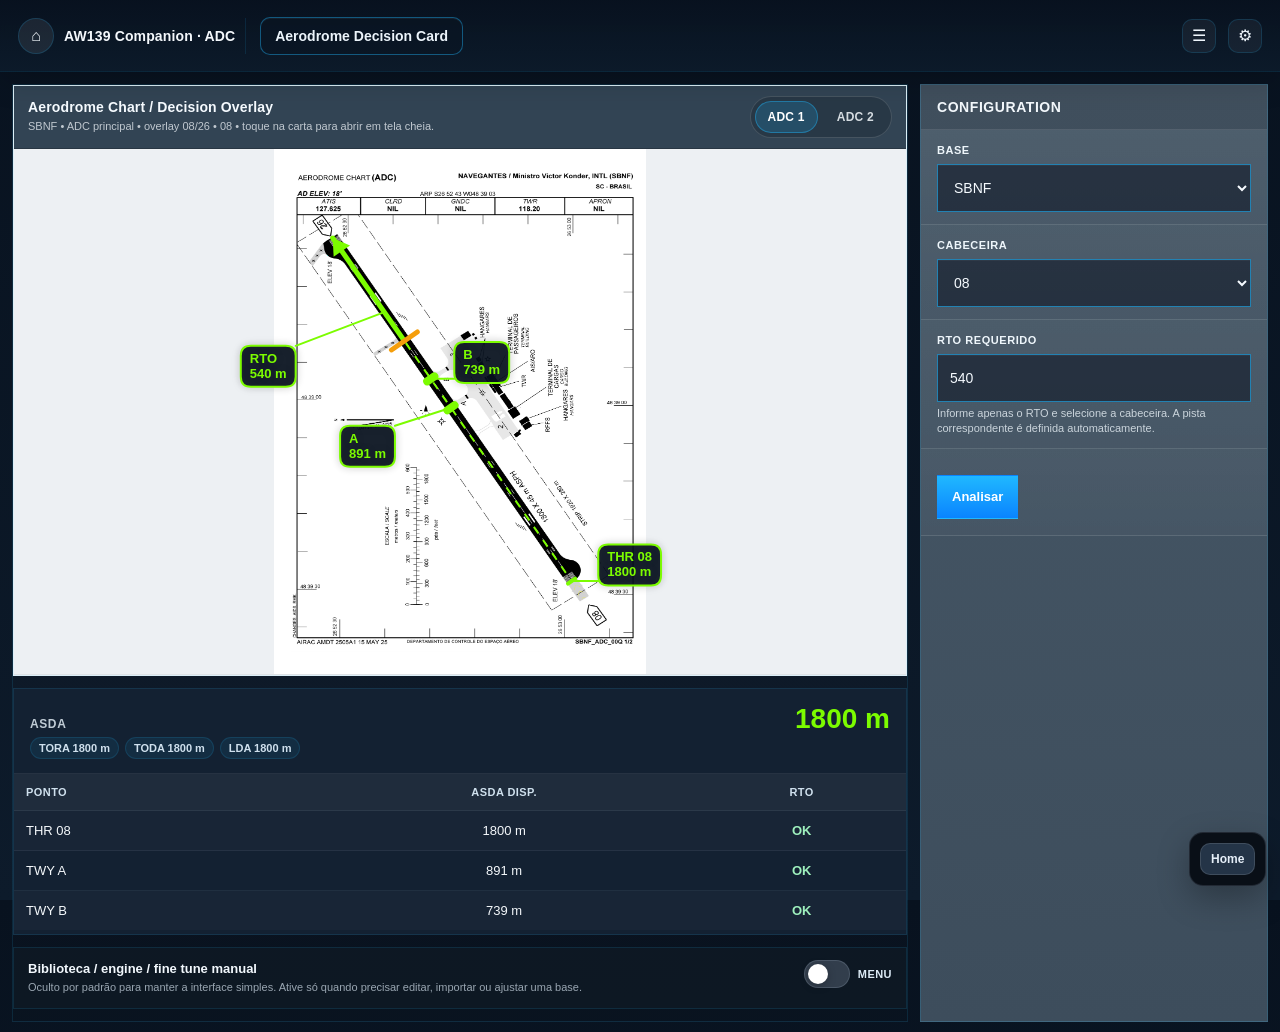
<file: adc/index.html>
<!DOCTYPE html>
<html lang="pt-BR">
<head>
  <meta charset="UTF-8" />
  <meta name="viewport" content="width=device-width, initial-scale=1.0" />
  <title>AW139 Companion - ADC Module v36</title>
  <style>

    :root {
      --bg: #08121f;
      --bg2: #0d1b2b;
      --panel: rgba(11, 22, 35, 0.92);
      --panel-2: rgba(14, 28, 45, 0.86);
      --line: rgba(148, 163, 184, 0.18);
      --line-2: rgba(148, 163, 184, 0.10);
      --text: #e5eef8;
      --muted: #97a7bb;
      --accent: #20b8ff;
      --accent-2: #0a84ff;
      --ok: #7CFC00;
      --bad: #ef4444;
      --warn: #f59e0b;
      --gate: #f59e0b;
      --violet: #8b5cf6;
      --chip: rgba(32, 184, 255, 0.10);
      --shadow: 0 18px 40px rgba(0,0,0,0.24);
      --radius: 20px;
      --radius-sm: 14px;
    }
    * { box-sizing: border-box; }
    html, body { height: 100%; }
    body {
      margin: 0;
      color: var(--text);
      font-family: Inter, -apple-system, BlinkMacSystemFont, "Segoe UI", Roboto, Helvetica, Arial, sans-serif;
      background:
        radial-gradient(circle at top right, rgba(32,184,255,.14), transparent 28%),
        radial-gradient(circle at bottom left, rgba(10,132,255,.12), transparent 22%),
        linear-gradient(180deg, var(--bg) 0%, var(--bg2) 100%);
    }
    .shell {
      min-height: 100%;
      display: grid;
      grid-template-columns: 460px 1fr;
      gap: 16px;
      padding: 16px;
    }
    .pane {
      border-radius: 24px;
      border: 1px solid var(--line);
      background: linear-gradient(180deg, rgba(14,28,45,.96), rgba(8,18,31,.96));
      box-shadow: var(--shadow);
      overflow: hidden;
      min-width: 0;
    }
    .left {
      display: flex;
      flex-direction: column;
      min-height: 0;
    }
    .hero {
      padding: 18px 20px 16px;
      border-bottom: 1px solid var(--line);
      background: linear-gradient(180deg, rgba(255,255,255,.03), rgba(255,255,255,0));
    }
    .eyebrow {
      color: #7dd3fc;
      font-size: 12px;
      font-weight: 800;
      letter-spacing: .10em;
      text-transform: uppercase;
    }
    h1 {
      margin: 8px 0 6px;
      font-size: 24px;
      line-height: 1.05;
      letter-spacing: -.02em;
    }
    .sub {
      color: var(--muted);
      font-size: 13px;
      line-height: 1.45;
    }
    .scroll {
      overflow: auto;
      padding: 14px;
      display: flex;
      flex-direction: column;
      gap: 12px;
    }
    .card {
      border-radius: var(--radius);
      border: 1px solid var(--line);
      background: linear-gradient(180deg, rgba(15,30,49,.95), rgba(11,22,35,.92));
      padding: 14px;
    }
    .card-head {
      display: flex;
      align-items: center;
      justify-content: space-between;
      gap: 10px;
      margin-bottom: 12px;
    }
    .card-title {
      margin: 0;
      font-size: 15px;
      font-weight: 800;
      letter-spacing: -.01em;
    }
    .step {
      min-width: 28px;
      height: 28px;
      border-radius: 999px;
      display: inline-flex;
      align-items: center;
      justify-content: center;
      background: linear-gradient(180deg, var(--accent), var(--accent-2));
      color: white;
      font-size: 12px;
      font-weight: 800;
      box-shadow: 0 6px 16px rgba(32,184,255,.28);
    }
    .grid2, .grid3 {
      display: grid;
      gap: 10px;
    }
    .grid2 { grid-template-columns: 1fr 1fr; }
    .grid3 { grid-template-columns: repeat(3, minmax(0, 1fr)); }
    .stack { display: flex; flex-direction: column; gap: 8px; }
    label {
      display: block;
      margin-bottom: 6px;
      color: #b8c5d4;
      font-size: 11px;
      font-weight: 700;
      letter-spacing: .04em;
      text-transform: uppercase;
    }
    input, select, textarea {
      width: 100%;
      border-radius: 14px;
      border: 1px solid rgba(148,163,184,.18);
      background: rgba(4,10,18,.56);
      color: var(--text);
      padding: 11px 12px;
      font-size: 14px;
      outline: none;
      resize: vertical;
    }
    textarea { min-height: 110px; font-family: ui-monospace, SFMono-Regular, Menlo, Consolas, monospace; font-size: 12px; }
    #geometryJson { min-height: 360px; line-height: 1.45; white-space: pre; overflow: auto; }
    #baseJson { min-height: 180px; line-height: 1.45; white-space: pre; overflow: auto; }
    input:focus, select:focus, textarea:focus {
      border-color: rgba(32,184,255,.68);
      box-shadow: 0 0 0 3px rgba(32,184,255,.12);
    }
    button {
      border: 1px solid rgba(148,163,184,.18);
      background: rgba(255,255,255,.03);
      color: var(--text);
      padding: 10px 13px;
      border-radius: 14px;
      font-size: 13px;
      font-weight: 800;
      cursor: pointer;
      transition: .18s ease;
    }
    button:hover { transform: translateY(-1px); border-color: rgba(32,184,255,.32); }
    button.primary {
      background: linear-gradient(180deg, var(--accent), var(--accent-2));
      color: white;
      border-color: transparent;
      box-shadow: 0 8px 18px rgba(32,184,255,.22);
    }
    button.ghost { background: rgba(255,255,255,.02); }
    .btn-row { display: flex; gap: 8px; flex-wrap: wrap; }
    .chips { display: flex; flex-wrap: wrap; gap: 8px; }
    .chip {
      border-radius: 999px;
      padding: 7px 11px;
      background: var(--chip);
      color: #d8efff;
      border: 1px solid rgba(32,184,255,.22);
      font-size: 12px;
      font-weight: 800;
    }
    .chip.ok { background: rgba(53,208,127,.10); border-color: rgba(53,208,127,.28); color: #baf5d0; }
    .chip.bad { background: rgba(255,88,93,.10); border-color: rgba(255,88,93,.28); color: #ffd3d4; }
    .chip.warn { background: rgba(247,181,72,.10); border-color: rgba(247,181,72,.28); color: #ffe4b0; }
    .metrics {
      display: grid;
      grid-template-columns: repeat(3, minmax(0, 1fr));
      gap: 10px;
    }
    .metric {
      border-radius: 16px;
      padding: 12px;
      border: 1px solid var(--line);
      background: linear-gradient(180deg, rgba(5,10,18,.36), rgba(255,255,255,.02));
    }
    .metric .k { font-size: 11px; text-transform: uppercase; letter-spacing: .05em; color: var(--muted); font-weight: 700; }
    .metric .v { margin-top: 7px; font-size: 24px; font-weight: 900; letter-spacing: -.03em; }
    .helper, .summary, .foot {
      color: var(--muted);
      font-size: 12px;
      line-height: 1.55;
    }
    .summary { font-size: 13px; }
    .summary strong { color: #def4ff; }
    table {
      width: 100%;
      border-collapse: collapse;
      border-spacing: 0;
      overflow: hidden;
      border-radius: 14px;
      font-size: 12px;
    }
    th, td {
      padding: 9px 8px;
      border-bottom: 1px solid var(--line-2);
      text-align: center;
    }
    th:first-child, td:first-child { text-align: left; }
    th {
      background: rgba(255,255,255,.03);
      color: #a8bbcd;
      font-size: 11px;
      font-weight: 800;
      text-transform: uppercase;
      letter-spacing: .04em;
    }
    tr:last-child td { border-bottom: none; }
    .yes { color: #9ef0bd; font-weight: 800; }
    .no { color: #ffc0c2; font-weight: 800; }
    .decision-go { color: #9ef0bd; font-weight: 900; }
    .decision-stop { color: #ffc0c2; font-weight: 900; }
    .selected-row { outline: 2px solid rgba(32,184,255,.16); background: rgba(32,184,255,.06); }
    .right {
      display: flex;
      flex-direction: column;
      min-height: 0;
    }
    .viz-head {
      padding: 16px 18px;
      border-bottom: 1px solid var(--line);
      display: flex;
      justify-content: space-between;
      align-items: center;
      gap: 10px;
      background: linear-gradient(180deg, rgba(255,255,255,.03), rgba(255,255,255,0));
    }
    .viz-title {
      font-size: 16px;
      font-weight: 800;
      letter-spacing: -.01em;
    }
    .viz-wrap {
      position: relative;
      flex: 1;
      min-height: 560px;
      background: #cfd8e3;
      overflow: hidden;
      cursor: zoom-in;
    }
    .viz-wrap.capture { cursor: crosshair; }
    canvas {
      display: block;
      width: 100%;
      height: 100%;
      background: #cfd8e3;
    }
    .legend {
      padding: 12px 16px 10px;
      border-top: 1px solid var(--line);
      display: flex;
      flex-wrap: wrap;
      gap: 10px 18px;
      background: rgba(255,255,255,.02);
      color: #bfd0e2;
      font-size: 12px;
    }
    .legend .item { display: inline-flex; align-items: center; gap: 8px; }
    .swatch { width: 22px; height: 4px; border-radius: 999px; }
    .capture-banner {
      position: absolute;
      left: 14px;
      top: 14px;
      max-width: 340px;
      padding: 10px 12px;
      border-radius: 12px;
      background: rgba(10,132,255,.94);
      color: white;
      font-size: 12px;
      line-height: 1.45;
      box-shadow: 0 10px 24px rgba(0,0,0,.18);
    }
    .mono { font-family: ui-monospace, SFMono-Regular, Menlo, Consolas, monospace; }
    .split-note {
      display: grid;
      grid-template-columns: 1fr 1fr;
      gap: 10px;
      margin-top: 10px;
    }
    .note-box {
      border-radius: 14px;
      border: 1px solid var(--line);
      padding: 10px 12px;
      background: rgba(255,255,255,.02);
    }
    .note-box strong { display: block; margin-bottom: 4px; font-size: 12px; }
    .dev-hidden { display: none !important; }
    .body-fullscreen { overflow: hidden; }
    .right.chart-only-fullscreen {
      position: fixed;
      inset: 0;
      z-index: 9999;
      border-radius: 0;
      border: 0;
      box-shadow: none;
      background: #000;
    }
    .right.chart-only-fullscreen .viz-head,
    .right.chart-only-fullscreen .legend,
    .right.chart-only-fullscreen .advanced-wrap {
      display: none;
    }
    .right.chart-only-fullscreen .viz-wrap {
      min-height: 100vh;
      height: 100vh;
      background: #000;
      cursor: default;
    }
    .chart-close {
      position: absolute;
      top: calc(env(safe-area-inset-top, 0px) + 14px);
      left: calc(env(safe-area-inset-left, 0px) + 14px);
      width: 42px;
      height: 42px;
      border-radius: 999px;
      border: 1px solid rgba(255,255,255,.16);
      background: rgba(6,12,20,.72);
      color: white;
      font-size: 22px;
      line-height: 1;
      display: none;
      align-items: center;
      justify-content: center;
      z-index: 20;
      backdrop-filter: blur(10px);
      -webkit-backdrop-filter: blur(10px);
    }
    .right.chart-only-fullscreen .chart-close { display: inline-flex; }
    @media (max-width: 1180px) {
      .shell { grid-template-columns: 1fr; }
      .viz-wrap { min-height: 54vh; }
    }
    @media (max-width: 720px) {
      .grid2, .grid3, .metrics, .split-note { grid-template-columns: 1fr; }
      .shell { padding: 10px; gap: 10px; }
    }
  
    .split-2 { display:grid; grid-template-columns: 1fr 1fr; gap: 10px; }
    .divider { height:1px; background: var(--line); margin: 14px 0; }
    .status-line { display:flex; flex-wrap:wrap; gap:8px; margin-top:10px; }
    .mini { font-size: 12px; color: var(--muted); }
    .mono { font-family: ui-monospace, SFMono-Regular, Menlo, Consolas, monospace; }
    .selected-row td { background: rgba(32,184,255,.08); }
    .pill-note { display:inline-flex; align-items:center; gap:6px; padding:6px 10px; border-radius:999px; background:rgba(148,163,184,.12); color:var(--muted); font-size:12px; font-weight:700; }
    .field-note { margin-top: 6px; color: var(--muted); font-size: 12px; line-height: 1.4; }
    .btn-row.wrap { flex-wrap: wrap; }
    .viz-title-row { display:flex; align-items:center; justify-content:space-between; gap:10px; }
    .soft-box { border:1px solid var(--line); border-radius:14px; background:rgba(4,10,18,.32); padding:10px; }

    .toggle-switch { display:inline-flex; align-items:center; gap:10px; cursor:pointer; user-select:none; }
    .toggle-switch input { display:none; }
    .toggle-slider { width:46px; height:28px; border-radius:999px; background:rgba(148,163,184,.28); position:relative; transition:.2s ease; border:1px solid rgba(148,163,184,.25); }
    .toggle-slider::after { content:""; position:absolute; top:3px; left:3px; width:20px; height:20px; border-radius:999px; background:#fff; transition:.2s ease; box-shadow:0 2px 8px rgba(0,0,0,.25); }
    .toggle-switch input:checked + .toggle-slider { background:linear-gradient(180deg, var(--accent), var(--accent-2)); border-color:transparent; }
    .toggle-switch input:checked + .toggle-slider::after { transform:translateX(18px); }
    .toggle-text { font-size:12px; font-weight:800; color:#cfe2f5; letter-spacing:.04em; text-transform:uppercase; }
    .advanced-wrap { max-height:0; overflow:hidden; transition:max-height .24s ease; border-top:1px solid transparent; background:rgba(255,255,255,.02); }
    .advanced-wrap.open { max-height:46vh; overflow:auto; border-top-color:var(--line); }
    .advanced-inner { padding:12px; }
    .metrics.single { grid-template-columns: 1fr; }
    .metric.compact { padding:14px; }
    .metric.compact .v { font-size:28px; }
    .muted-small { color: var(--muted); font-size: 12px; }
    @media (max-width: 960px) {
      .shell { grid-template-columns: 1fr; }
      .left { order: 1; }
      .right { order: 2; min-height: 62vh; }
    }

    /* v24 Leonardo-style structure with our palette and font */
    :root {
      --app-bg: #08121f;
      --app-bg-2: #0d1b2b;
      --panel-flat: #475867;
      --panel-flat-2: #3d4d5c;
      --panel-dark: #132132;
      --panel-dark-2: #0f1b2b;
      --panel-border: rgba(32, 184, 255, .20);
      --field-bg: rgba(10, 18, 31, .55);
      --field-border: rgba(32, 184, 255, .60);
      --field-track: rgba(184, 197, 212, .72);
      --surface-light: #edf0f3;
    }
    body {
      background: linear-gradient(180deg, var(--app-bg) 0%, var(--app-bg-2) 100%);
      color: #eef5fb;
      font-family: Inter, -apple-system, BlinkMacSystemFont, "Segoe UI", Roboto, Helvetica, Arial, sans-serif;
    }
    .appbar {
      height: 72px;
      display: grid;
      grid-template-columns: auto 1fr auto;
      align-items: center;
      gap: 14px;
      padding: 10px 18px;
      border-bottom: 1px solid rgba(32, 184, 255, .12);
      background: linear-gradient(180deg, rgba(8,18,31,.96), rgba(13,27,43,.92));
      box-shadow: 0 10px 30px rgba(0,0,0,.16);
      position: sticky;
      top: 0;
      z-index: 40;
      backdrop-filter: blur(10px);
      -webkit-backdrop-filter: blur(10px);
    }
    .appbar-badge {
      display: inline-flex;
      align-items: center;
      gap: 10px;
      min-width: 0;
      padding-right: 10px;
      border-right: 1px solid rgba(32, 184, 255, .12);
    }
    .appbar-home {
      width: 36px;
      height: 36px;
      border-radius: 999px;
      display: inline-flex;
      align-items: center;
      justify-content: center;
      background: rgba(255,255,255,.08);
      border: 1px solid rgba(32, 184, 255, .18);
      font-size: 16px;
      color: #f4fbff;
    }
    .appbar-title {
      font-size: 14px;
      font-weight: 800;
      letter-spacing: .01em;
      color: #f4f8fc;
      white-space: nowrap;
      overflow: hidden;
      text-overflow: ellipsis;
    }
    .appbar-center {
      display: inline-flex;
      align-items: center;
      gap: 10px;
      min-width: 0;
    }
    .module-chip {
      display: inline-flex;
      align-items: center;
      min-width: 0;
      border: 1px solid rgba(32,184,255,.42);
      background: rgba(11,22,35,.52);
      color: #ecf4fb;
      border-radius: 10px;
      padding: 10px 14px;
      font-size: 14px;
      font-weight: 700;
      box-shadow: inset 0 1px 0 rgba(255,255,255,.05);
    }
    .appbar-right {
      display: inline-flex;
      align-items: center;
      gap: 12px;
    }
    .mini-icon {
      width: 34px;
      height: 34px;
      display: inline-flex;
      align-items: center;
      justify-content: center;
      border-radius: 10px;
      border: 1px solid rgba(32,184,255,.16);
      background: rgba(255,255,255,.05);
      color: #eef5fb;
      font-size: 16px;
    }
    .shell {
      min-height: calc(100vh - 72px);
      grid-template-columns: minmax(0, 1fr) 348px;
      gap: 12px;
      padding: 12px;
      align-items: stretch;
    }
    .pane {
      border-radius: 0;
      border: 1px solid rgba(32,184,255,.12);
      background: transparent;
      box-shadow: none;
      overflow: hidden;
    }
    .right {
      background: linear-gradient(180deg, rgba(255,255,255,.02), rgba(10,18,28,.18));
      display: flex;
      flex-direction: column;
    }
    .left {
      background: linear-gradient(180deg, var(--panel-flat), var(--panel-flat-2));
      border-color: rgba(32,184,255,.16);
      color: #edf5fb;
      display: flex;
      flex-direction: column;
      gap: 0;
    }
    .hero, .scroll .card .card-head .step, .eyebrow, .sub, .legend { display: none !important; }
    .scroll {
      padding: 0;
      gap: 0;
      overflow: auto;
    }
    .config-panel {
      display: flex;
      flex-direction: column;
      height: 100%;
    }
    .config-header {
      padding: 14px 16px;
      font-size: 14px;
      font-weight: 800;
      letter-spacing: .04em;
      text-transform: uppercase;
      border-bottom: 1px solid rgba(255,255,255,.10);
      background: rgba(0,0,0,.10);
      color: #f3f8fc;
    }
    .config-card {
      padding: 14px 16px 16px;
      border-bottom: 1px solid rgba(255,255,255,.10);
      background: linear-gradient(180deg, rgba(255,255,255,.04), rgba(255,255,255,.02));
    }
    .config-card.compact { padding-bottom: 12px; }
    .card, .soft-box {
      border: 0;
      border-radius: 0;
      background: transparent;
      padding: 0;
      box-shadow: none;
    }
    .card-title, .config-label, label {
      color: #eef6fb;
      font-size: 11px;
      font-weight: 700;
      letter-spacing: .05em;
      margin-bottom: 8px;
      text-transform: uppercase;
    }
    .field-caption {
      color: rgba(240,247,252,.78);
      font-size: 11px;
      margin-top: 4px;
      line-height: 1.35;
    }
    input, select, textarea {
      border-radius: 0;
      border: 1px solid var(--field-border);
      background: var(--field-bg);
      color: #f6fbff;
      padding: 12px 12px;
      font-size: 14px;
      font-family: inherit;
      min-height: 48px;
      box-shadow: inset 0 1px 0 rgba(255,255,255,.04);
    }
    textarea { min-height: 120px; }
    input:focus, select:focus, textarea:focus {
      border-color: rgba(32,184,255,.95);
      box-shadow: 0 0 0 2px rgba(32,184,255,.18);
    }
    .action-row {
      display: flex;
      gap: 10px;
      margin-top: 12px;
      flex-wrap: wrap;
    }
    button {
      border-radius: 0;
      padding: 11px 14px;
      min-height: 44px;
      font-family: inherit;
      border: 1px solid rgba(32,184,255,.18);
      background: rgba(255,255,255,.04);
      color: var(--text);
      font-size: 13px;
      font-weight: 800;
      cursor: pointer;
      transition: .18s ease;
      box-shadow: none;
    }
    button:hover { transform: translateY(-1px); border-color: rgba(32,184,255,.34); }
    button.primary {
      background: linear-gradient(180deg, var(--accent), var(--accent-2));
      color: white;
      border-color: transparent;
      box-shadow: none;
    }
    .ghost-link {
      color: #dcecf8;
      background: rgba(255,255,255,.04);
      border-color: rgba(32,184,255,.14);
    }
    .workspace {
      display: flex;
      flex-direction: column;
      min-height: 100%;
      gap: 12px;
      padding: 0;
    }
    .chart-frame {
      border: 1px solid rgba(32,184,255,.12);
      background: rgba(255,255,255,.96);
      display: flex;
      flex-direction: column;
      min-height: 0;
      flex: 1 1 auto;
    }
    .chart-strip {
      padding: 10px 14px;
      display: flex;
      align-items: center;
      justify-content: space-between;
      gap: 12px;
      background: #324454;
      border-bottom: 1px solid rgba(0,0,0,.20);
      color: #f3f8fc;
    }
    .chart-strip .viz-title {
      display: block !important;
      font-size: 14px;
      font-weight: 700;
      letter-spacing: .01em;
      color: #f6fbff;
    }
    .chart-strip .sub {
      display: block !important;
      color: rgba(247,251,255,.72);
      font-size: 11px;
      margin-top: 4px;
    }
    .chart-actions {
      display: inline-flex;
      align-items: center;
      gap: 8px;
      flex-wrap: wrap;
      justify-content: flex-end;
    }
    .page-toggle {
      display: inline-flex;
      align-items: center;
      gap: 6px;
      padding: 4px;
      border-radius: 999px;
      background: rgba(6, 14, 24, .22);
      border: 1px solid rgba(255,255,255,.14);
    }
    .page-toggle[hidden] { display: none !important; }
    .page-toggle button {
      min-height: 0;
      padding: 8px 12px;
      border-radius: 999px;
      border: 1px solid transparent;
      background: transparent;
      color: rgba(247,251,255,.84);
      font-size: 12px;
      font-weight: 800;
      letter-spacing: .02em;
      box-shadow: none;
    }
    .page-toggle button.active {
      background: rgba(32,184,255,.18);
      border-color: rgba(32,184,255,.40);
      color: #ffffff;
    }
    .viz-head {
      padding: 0;
      border-bottom: 0;
      background: transparent;
    }
    .viz-title-row { display: none; }
    .viz-wrap {
      background: var(--surface-light);
      min-height: 58vh;
      cursor: zoom-in;
      border-top: 0;
      border-bottom: 1px solid rgba(0,0,0,.06);
    }
    canvas { background: var(--surface-light); }
    .result-panel {
      border: 1px solid rgba(32,184,255,.12);
      background: #132132;
      color: #f4f8fb;
    }
    .result-top {
      padding: 14px 16px;
      border-bottom: 1px solid rgba(255,255,255,.08);
      display: flex;
      align-items: baseline;
      justify-content: space-between;
      gap: 12px;
    }
    .result-title {
      font-size: 12px;
      letter-spacing: .05em;
      text-transform: uppercase;
      color: rgba(230,241,249,.82);
      font-weight: 700;
    }
    .result-value {
      font-size: 28px;
      font-weight: 800;
      color: #7CFC00;
    }
    .result-meta {
      display: flex;
      flex-wrap: wrap;
      gap: 6px;
      margin-top: 6px;
    }
    .declared-chip {
      border: 1px solid rgba(32,184,255,.14);
      background: rgba(32,184,255,.08);
      color: #cfe0ed;
      border-radius: 999px;
      padding: 4px 8px;
      font-size: 11px;
      font-weight: 600;
    }

    .decision-table-wrap {
      padding: 0 0 4px;
      overflow: auto;
    }
    table {
      border-radius: 0;
      font-size: 13px;
      background: transparent;
    }
    th, td { padding: 12px 12px; }
    th {
      background: rgba(255,255,255,.05);
      color: #cfe0ed;
      font-size: 11px;
    }
    tbody tr:nth-child(odd) td { background: rgba(255,255,255,.02); }
    .menu-toggle-card {
      border: 1px solid rgba(32,184,255,.12);
      background: rgba(17,28,39,.55);
      padding: 12px 14px;
      display: flex;
      align-items: center;
      justify-content: space-between;
      gap: 12px;
    }
    .menu-toggle-copy {
      display: flex;
      flex-direction: column;
      gap: 4px;
    }
    .menu-toggle-copy strong {
      font-size: 13px;
      color: #f2f8fd;
    }
    .menu-toggle-copy span {
      font-size: 11px;
      color: rgba(219,233,245,.68);
      line-height: 1.45;
    }
    .toggle-switch { gap: 8px; }
    .toggle-text {
      font-size: 11px;
      color: #dcebf6;
    }
    .advanced-wrap {
      border-top: 0;
      background: transparent;
      max-height: 0;
      overflow: hidden;
      transition: max-height .24s ease;
    }
    .advanced-wrap.open {
      max-height: 1100px;
      overflow: visible;
    }
    .advanced-inner {
      padding: 0;
    }
    .advanced-card {
      border: 1px solid rgba(32,184,255,.12);
      background: rgba(17,28,39,.62);
      padding: 14px;
    }
    .advanced-card .card-head { margin-bottom: 10px; }
    .advanced-card .card-title { font-size: 13px; }
    .field-note, .mini, .muted-small { color: rgba(215,230,242,.72); }
    .divider { background: rgba(255,255,255,.10); }
    .status-line .chip { background: rgba(32,184,255,.12); }
    .chart-close {
      background: rgba(14,20,28,.80);
      border-radius: 999px;
      box-shadow: none;
    }
    .right.chart-only-fullscreen {
      background: #000;
      padding: 0;
      border: 0;
    }
    .right.chart-only-fullscreen .result-panel,
    .right.chart-only-fullscreen .menu-toggle-card,
    .right.chart-only-fullscreen .advanced-wrap { display: none; }
    .right.chart-only-fullscreen .chart-frame {
      display: flex;
      flex-direction: column;
      min-height: 100vh;
      height: 100vh;
      margin: 0;
      padding: 0;
      border: 0;
      background: #000;
    }
    .right.chart-only-fullscreen .chart-strip {
      position: absolute;
      top: calc(env(safe-area-inset-top, 0px) + 14px);
      right: calc(env(safe-area-inset-right, 0px) + 14px);
      z-index: 10000;
      margin: 0;
      padding: 0;
      background: transparent;
      border: 0;
      box-shadow: none;
    }
    .right.chart-only-fullscreen .viz-title,
    .right.chart-only-fullscreen .sub { display: none; }
    .right.chart-only-fullscreen .viz-wrap { min-height: 100vh; height: 100vh; flex: 1 1 auto; }
    @media (max-width: 1100px) {
      .shell { grid-template-columns: 1fr; }
      .left { order: 2; }
      .right { order: 1; }
      .viz-wrap { min-height: 50vh; }
    }
    @media (max-width: 720px) {
      .appbar { grid-template-columns: 1fr auto; }
      .appbar-center { display: none; }
      .shell { padding: 8px; gap: 8px; }
      .config-card, .result-top, .menu-toggle-card, .advanced-card { padding-left: 12px; padding-right: 12px; }
      input, select, textarea, button { min-height: 46px; }
      .result-value { font-size: 24px; }
    }

  </style>
</head>

<body>
  <div class="appbar">
    <div class="appbar-badge">
      <span class="appbar-home">⌂</span>
      <div class="appbar-title">AW139 Companion · ADC</div>
    </div>
    <div class="appbar-center">
      <div class="module-chip">Aerodrome Decision Card</div>
    </div>
    <div class="appbar-right">
      <span class="mini-icon">☰</span>
      <span class="mini-icon">⚙</span>
    </div>
  </div>

  <div class="shell">
    <main class="pane right">
      <div class="workspace">
        <div class="chart-frame">
          <div class="chart-strip">
            <div>
              <div class="viz-title">Aerodrome Chart / Decision Overlay</div>
              <div class="sub" id="vizSubtitle">Toque na carta para tela cheia.</div>
            </div>
            <div class="chart-actions">
              <div class="page-toggle" id="pageToggle" hidden>
                <button type="button" id="page1Btn" class="active">ADC 1</button>
                <button type="button" id="page2Btn">ADC 2</button>
              </div>
            </div>
          </div>
          <div class="viz-wrap" id="vizWrap">
            <button class="chart-close" id="chartCloseBtn" aria-label="Fechar tela cheia">×</button>
            <canvas id="vizCanvas"></canvas>
            <div class="capture-banner" id="captureBanner" hidden></div>
          </div>
        </div>

        <section class="result-panel">
          <div class="result-top">
            <div>
              <div class="result-title">ASDA</div>
              <div class="result-meta" id="declaredMeta"></div>
            </div>
            <div class="result-value" id="asdaMetric">-</div>
          </div>
          <div class="decision-table-wrap">
            <table>
              <thead>
                <tr>
                  <th>Ponto</th>
                  <th>ASDA disp.</th>
                  <th>RTO</th>
                </tr>
              </thead>
              <tbody id="decisionTable"></tbody>
            </table>
          </div>
        </section>

        <section class="menu-toggle-card">
          <div class="menu-toggle-copy">
            <strong>Biblioteca / engine / fine tune manual</strong>
            <span>Oculto por padrão para manter a interface simples. Ative só quando precisar editar, importar ou ajustar uma base.</span>
          </div>
          <label class="toggle-switch" for="advancedToggle">
            <input type="checkbox" id="advancedToggle" />
            <span class="toggle-slider"></span>
            <span class="toggle-text">Menu</span>
          </label>
        </section>

        <div class="advanced-wrap" id="advancedWrap" hidden>
          <div class="advanced-inner">
            <section class="advanced-card">
              <div class="card-head">
                <h2 class="card-title">Biblioteca / engine / fine tune manual</h2>
              </div>

              <div class="soft-box">
                <div class="mini">Status da base atual</div>
                <div class="status-line" id="libraryStatusChips"></div>
                <div class="field-note">Base estável e base em draft ficam isoladas. Em conflito de ID, a importação vira draft e não sobrescreve a base protegida.</div>
              </div>

              <div class="divider"></div>

              <div class="btn-row wrap">
                <button id="duplicateDraftBtn">Duplicar atual como draft</button>
                <button id="exportBaseBtn">Exportar base JSON</button>
                <button id="copyBaseBtn">Copiar base JSON</button>
                <button id="saveBaseBtn">Salvar base JSON</button>
                <button id="importBaseBtn">Importar base JSON</button>
              </div>
              <div class="field-note">Use Base JSON para congelar uma base pronta e trazer para outra build sem depender do estado salvo localmente.</div>
              <div style="margin-top:10px;">
                <label for="baseJson">Base pack JSON</label>
                <textarea id="baseJson" wrap="off" spellcheck="false"></textarea>
              </div>

              <div class="divider"></div>

              <div class="grid2">
                <div>
                  <label for="anchorSelect">Âncora ativa</label>
                  <select id="anchorSelect"></select>
                </div>
                <div>
                  <label for="nudgeStep">Nudge</label>
                  <input id="nudgeStep" type="number" min="1" step="1" value="2" />
                </div>
              </div>
              <div class="btn-row wrap" style="margin-top:12px;">
                <button id="captureBtn">Capturar na carta</button>
                <button id="cancelCaptureBtn">Cancelar captura</button>
                <button id="copyPointBtn">Copiar coordenada</button>
                <button id="pastePointBtn">Colar no selecionado</button>
                <button id="addAnchorBtn">Adicionar âncora</button>
                <button id="deleteAnchorBtn">Excluir âncora</button>
                <button id="resetDefaultsBtn">Resetar pista atual</button>
                <button id="exportGeometryBtn">Exportar geometry JSON</button>
                <button id="copyGeometryBtn">Copiar geometry JSON</button>
                <button id="saveGeometryBtn">Salvar geometry JSON</button>
                <button id="applyGeometryBtn">Aplicar geometry JSON</button>
              </div>
              <div class="btn-row" style="margin-top:8px; gap:8px;">
                <button id="nudgeLeftBtn">←</button>
                <button id="nudgeUpBtn">↑</button>
                <button id="nudgeDownBtn">↓</button>
                <button id="nudgeRightBtn">→</button>
              </div>
              <div class="field-note">O fine tune atua só na pista atual da base atual. Use <strong>Copiar coordenada</strong> e <strong>Colar no selecionado</strong> para igualar pontos, como PAV = THR.</div>

              <div style="margin-top:12px; overflow:auto; max-height:220px;">
                <table>
                  <thead>
                    <tr>
                      <th>Âncora</th>
                      <th>m ref</th>
                      <th>X</th>
                      <th>Y</th>
                    </tr>
                  </thead>
                  <tbody id="anchorTable"></tbody>
                </table>
              </div>

              <div style="margin-top:10px;">
                <label for="geometryJson">Geometry JSON</label>
                <div class="field-note">Campo ampliado para inspeção e edição completa do JSON. Você pode rolar tanto na vertical quanto na horizontal.</div>
                <textarea id="geometryJson" wrap="off" spellcheck="false"></textarea>
              </div>

              
              <div class="divider"></div>

              <div class="soft-box">
                <div class="mini">Distâncias declaradas / complementos da cabeceira <strong id="declaredEndLabel">-</strong></div>
                <div class="grid2" style="margin-top:10px;">
                  <div><label for="declaredToraInput">TORA</label><input id="declaredToraInput" type="number" min="0" step="1" /></div>
                  <div><label for="declaredTodaInput">TODA</label><input id="declaredTodaInput" type="number" min="0" step="1" /></div>
                  <div><label for="declaredAsdaInput">ASDA</label><input id="declaredAsdaInput" type="number" min="0" step="1" /></div>
                  <div><label for="declaredLdaInput">LDA</label><input id="declaredLdaInput" type="number" min="0" step="1" /></div>
                </div>
                <div class="grid3" style="margin-top:10px;">
                  <div><label for="displacedInput">THR deslocada</label><input id="displacedInput" type="number" min="0" step="1" /></div>
                  <div><label for="stopwayInput">Stopway</label><input id="stopwayInput" type="number" min="0" step="1" /></div>
                  <div><label for="clearwayInput">Clearway</label><input id="clearwayInput" type="number" min="0" step="1" /></div>
                  <div><label for="operationalStartInput">Início operacional</label><input id="operationalStartInput" type="number" min="0" step="1" /></div>
                </div>
                <div class="btn-row wrap" style="margin-top:12px;">
                  <button id="applyDeclaredBtn">Salvar distâncias</button>
                  <button id="applyDeclaredShiftBtn">Aplicar THR declarada</button>
                  <button id="normalizeRunwayBtn">Normalizar pista</button>
                  <button id="resetDeclaredBtn">Resetar cabeceira</button>
                </div>
                <div class="field-note">RTO usa ASDA. Use <strong>Aplicar THR declarada</strong> para encaixar a cabeceira ativa na distância oficial, ou <strong>Normalizar pista</strong> para fechar as duas extremidades pela régua declarada.</div>
              </div>

              <div class="divider"></div>
              <div class="btn-row wrap">
                <button id="readInboxBtn" class="ghost-link">Ler inbox externo</button>
              </div>
            </section>
          </div>
        </div>
      </div>
    </main>

    <aside class="pane left">
      <div class="config-panel">
        <div class="config-header">Configuration</div>

        <section class="config-card compact">
          <label for="baseSelect">Base</label>
          <select id="baseSelect"></select>
        </section>

        <section class="config-card compact">
          <label for="departureEndSelect">Cabeceira</label>
          <select id="departureEndSelect"></select>
        </section>

        <section class="config-card compact">
          <label for="rtoInput">RTO requerido</label>
          <input id="rtoInput" type="number" min="0" step="1" value="540" />
          <div class="field-caption">Informe apenas o RTO e selecione a cabeceira. A pista correspondente é definida automaticamente.</div>
        </section>

        <section class="config-card">
          <div class="action-row">
            <button class="primary" id="analyzeBtn">Analisar</button>
          </div>
        </section>
      </div>
    </aside>
  </div>

  <script src="app.js"></script>
  <script src="../shared/module-bridge.js"></script>
</body>
</html>
</file>
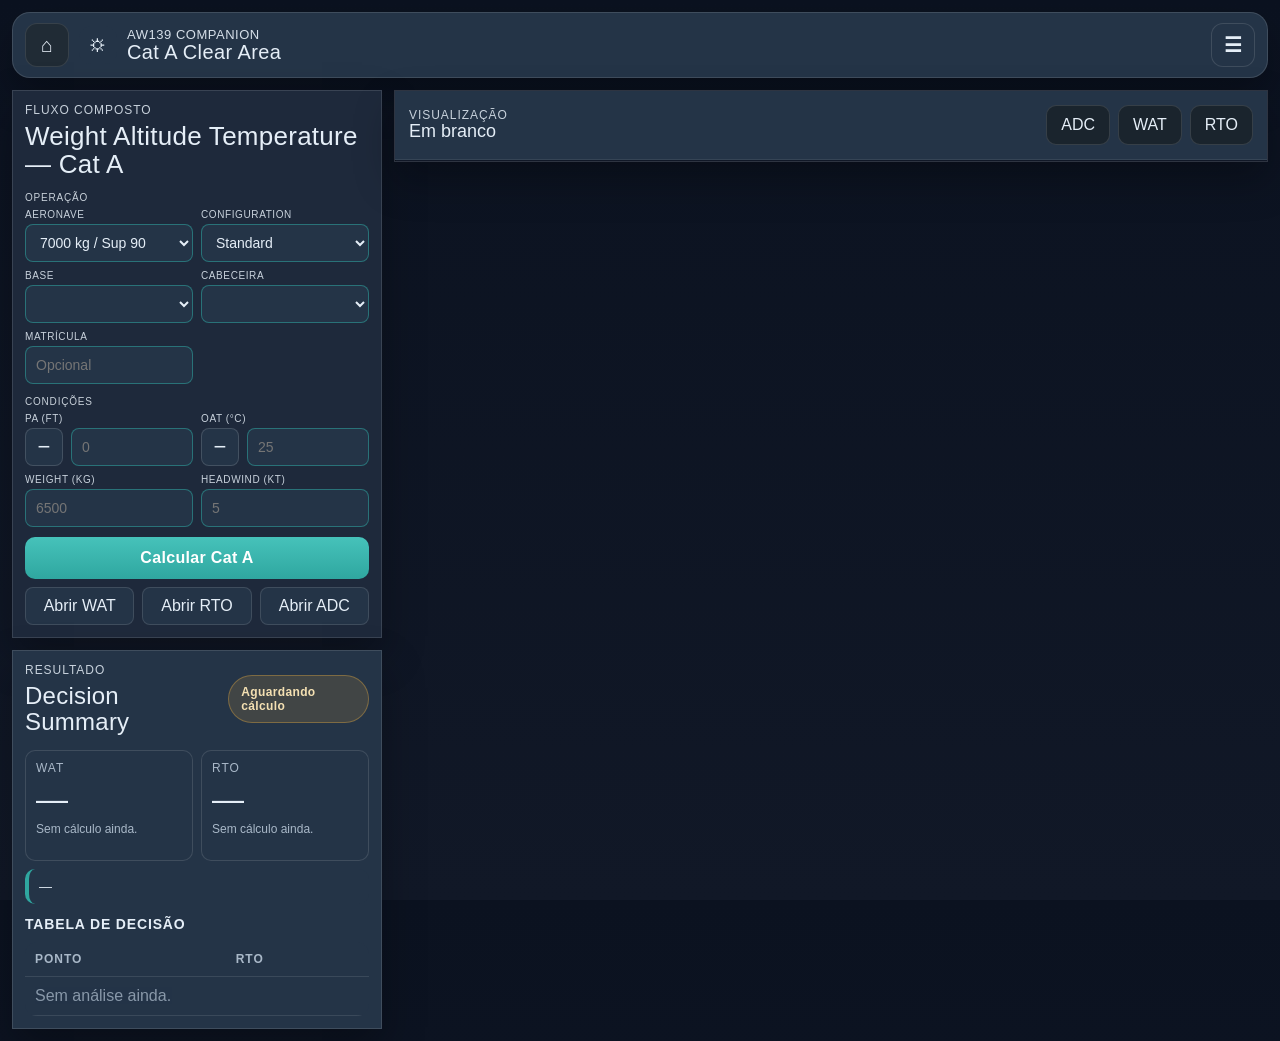
<file: cata/index.html>
<!doctype html>
<html lang="pt-BR">
<head>
  <meta charset="utf-8">
  <meta name="viewport" content="width=device-width, initial-scale=1, viewport-fit=cover">
  <meta name="theme-color" content="#111b26">
  <title>AW139 Companion — Cat A Clear Area</title>
  <link rel="stylesheet" href="styles.css">
</head>
<body>
  <main class="cockpit-shell">
    <header class="topbar slim-topbar">
      <div class="topbar-left">
        <a class="nav-btn" href="../index.html" aria-label="Home">⌂</a>
        <div class="product-tag no-sep">
          <div class="product-icon">⛭</div>
          <div>
            <div class="product-line">AW139 Companion</div>
            <div class="product-sub">Cat A Clear Area</div>
          </div>
        </div>
      </div>
      <div class="topbar-right">
        <button id="sidebarToggleBtn" class="nav-btn ghost-btn" type="button" aria-label="Mostrar ou ocultar entradas">☰</button>
      </div>
    </header>

    <section class="workspace">
      <aside id="sidebar" class="sidebar">
        <section class="panel entry-panel">
          <div class="panel-title-row">
            <div>
              <div class="panel-kicker">Fluxo composto</div>
              <h1>Weight Altitude Temperature — Cat A</h1>
            </div>
          </div>

          <div class="section-label">Operação</div>
          <div class="form-grid form-grid-2">
            <label class="field">
              <span>Aeronave</span>
              <select id="aircraftSetSelect">
                <option value="6800">6800 kg</option>
                <option value="7000" selected>7000 kg / Sup 90</option>
              </select>
            </label>
            <label class="field">
              <span>Configuration</span>
              <select id="configurationSelect">
                <option value="standard" selected>Standard</option>
                <option value="eaps_off">EAPS OFF</option>
                <option value="eaps_on">EAPS ON</option>
                <option value="ibf">IBF Installed</option>
              </select>
            </label>
          </div>

          <div class="form-grid form-grid-2">
            <label class="field">
              <span>Base</span>
              <select id="baseSelect"></select>
            </label>
            <label class="field">
              <span>Cabeceira</span>
              <select id="departureEndSelect"></select>
            </label>
          </div>

          <div class="form-grid form-grid-2">
            <label class="field full-span-mobile">
              <span>Matrícula</span>
              <input id="aircraftRegistration" type="text" enterkeyhint="next" autocomplete="off" placeholder="Opcional">
            </label>
            <label class="field is-hidden-field" aria-hidden="true">
              <span>Visualização</span>
              <select id="visualSelect">
                <option value="" selected>Em branco</option>
                <option value="adc">ADC</option>
                <option value="wat">WAT</option>
                <option value="rto">RTO</option>
              </select>
            </label>
          </div>

          <div class="section-label">Condições</div>
          <div class="form-grid form-grid-2">
            <label class="field">
              <span>PA (ft)</span>
              <div class="input-with-toggle">
                <button id="paNegativeBtn" type="button" class="sign-toggle" aria-label="Alternar sinal da altitude pressão">−</button>
                <input id="pressureAltitude" type="text" inputmode="numeric" enterkeyhint="next" autocomplete="off" placeholder="0">
              </div>
            </label>
            <label class="field">
              <span>OAT (°C)</span>
              <div class="input-with-toggle">
                <button id="oatNegativeBtn" type="button" class="sign-toggle" aria-label="Alternar sinal da temperatura">−</button>
                <input id="oat" type="text" inputmode="numeric" enterkeyhint="next" autocomplete="off" placeholder="25" maxlength="3">
              </div>
            </label>
          </div>

          <div class="form-grid form-grid-2">
            <label class="field">
              <span>Weight (kg)</span>
              <input id="actualWeight" type="text" inputmode="numeric" enterkeyhint="next" autocomplete="off" placeholder="6500">
            </label>
            <label class="field">
              <span>Headwind (kt)</span>
              <input id="headwind" type="text" inputmode="numeric" enterkeyhint="go" autocomplete="off" placeholder="5">
            </label>
          </div>

          <div class="action-row">
            <button id="runBtn" class="run-btn" type="button">Calcular Cat A</button>
          </div>
          <div class="module-open-row">
            <button id="openWATBtn" class="ghost-btn" type="button">Abrir WAT</button>
            <button id="openRTOBtn" class="ghost-btn" type="button">Abrir RTO</button>
            <button id="openADCBtn" class="ghost-btn" type="button">Abrir ADC</button>
          </div>
        </section>

        <section id="resultCard" class="panel result-panel pending">
          <div class="panel-title-row compact">
            <div>
              <div class="panel-kicker">Resultado</div>
              <h2>Decision Summary</h2>
            </div>
            <span id="statusChip" class="status-chip warn">Aguardando cálculo</span>
          </div>

          <div class="result-grid">
            <div id="watBox" class="result-box">
              <div class="result-label">WAT</div>
              <div class="result-value" id="watMaxMetric">—</div>
              <div class="result-sub" id="watSummary">Sem cálculo ainda.</div>
            </div>
            <div id="rtoBox" class="result-box">
              <div class="result-label">RTO</div>
              <div class="result-value" id="rtoMetric">—</div>
              <div class="result-sub" id="rtoSummary">Sem cálculo ainda.</div>
            </div>
          </div>

          <div class="result-band" id="watMarginSummary">—</div>

          <div class="mini-row">
            <h3>Tabela de decisão</h3>
          </div>

          <table class="decision-table">
            <thead>
              <tr>
                <th>Ponto</th>
                <th>RTO</th>
              </tr>
            </thead>
            <tbody id="decisionTableBody">
              <tr><td colspan="2" class="muted-cell">Sem análise ainda.</td></tr>
            </tbody>
          </table>
        </section>
      </aside>

      <section id="viewerPane" class="viewer-pane is-empty">
        <div class="viewer-header">
          <div>
            <div class="panel-kicker">Visualização</div>
            <div class="viewer-title" id="vizSubtitle">Em branco</div>
          </div>
          <div class="viewer-tabs">
            <button class="viewer-tab" data-viz="adc" type="button">ADC</button>
            <button class="viewer-tab" data-viz="wat" type="button">WAT</button>
            <button class="viewer-tab" data-viz="rto" type="button">RTO</button>
          </div>
        </div>

        <div id="vizWrap" class="viewer-stage">
          <canvas id="vizPreviewCanvas" class="viz-preview-canvas" width="1" height="1" hidden></canvas>
          <div id="vizPlaceholder" class="viewer-placeholder">
            <div class="placeholder-title">Visualização em branco</div>
            <div class="placeholder-sub">A carta aparece após preencher e calcular, ou ao escolher uma visualização.</div>
          </div>
          <iframe id="adcFrame" class="viz-frame" src="../adc/?embed=1" allowfullscreen></iframe>
          <iframe id="watFrame" class="viz-frame" src="../wat/?embed=1" allowfullscreen></iframe>
          <iframe id="rtoFrame" class="viz-frame" src="../rto/?embed=1" allowfullscreen></iframe>
        </div>

        <div id="viewerMeta" class="viewer-meta" hidden>
          <div class="viewer-meta-block">
            <div class="viewer-meta-title">Legenda</div>
            <div id="vizLegend" class="viz-legend"></div>
          </div>
          <div class="viewer-meta-block">
            <div class="viewer-meta-title">Referência do gráfico</div>
            <div id="vizFacts" class="viz-facts"></div>
          </div>
        </div>
      </section>
    </section>
  </main>

  <div id="chartFullscreenOverlay" class="chart-fullscreen-overlay" hidden>
    <div class="chart-fullscreen-top">
      <button id="chartFullscreenClose" class="chart-fullscreen-close" type="button" aria-label="Fechar tela cheia">✕</button>
    </div>
    <div id="chartFullscreenViewport" class="chart-fullscreen-viewport">
      <canvas id="chartFullscreenCanvas" class="chart-fullscreen-canvas" width="1" height="1"></canvas>
    </div>
  </div>

  <script src="app.js"></script>
</body>
</html>
</file>
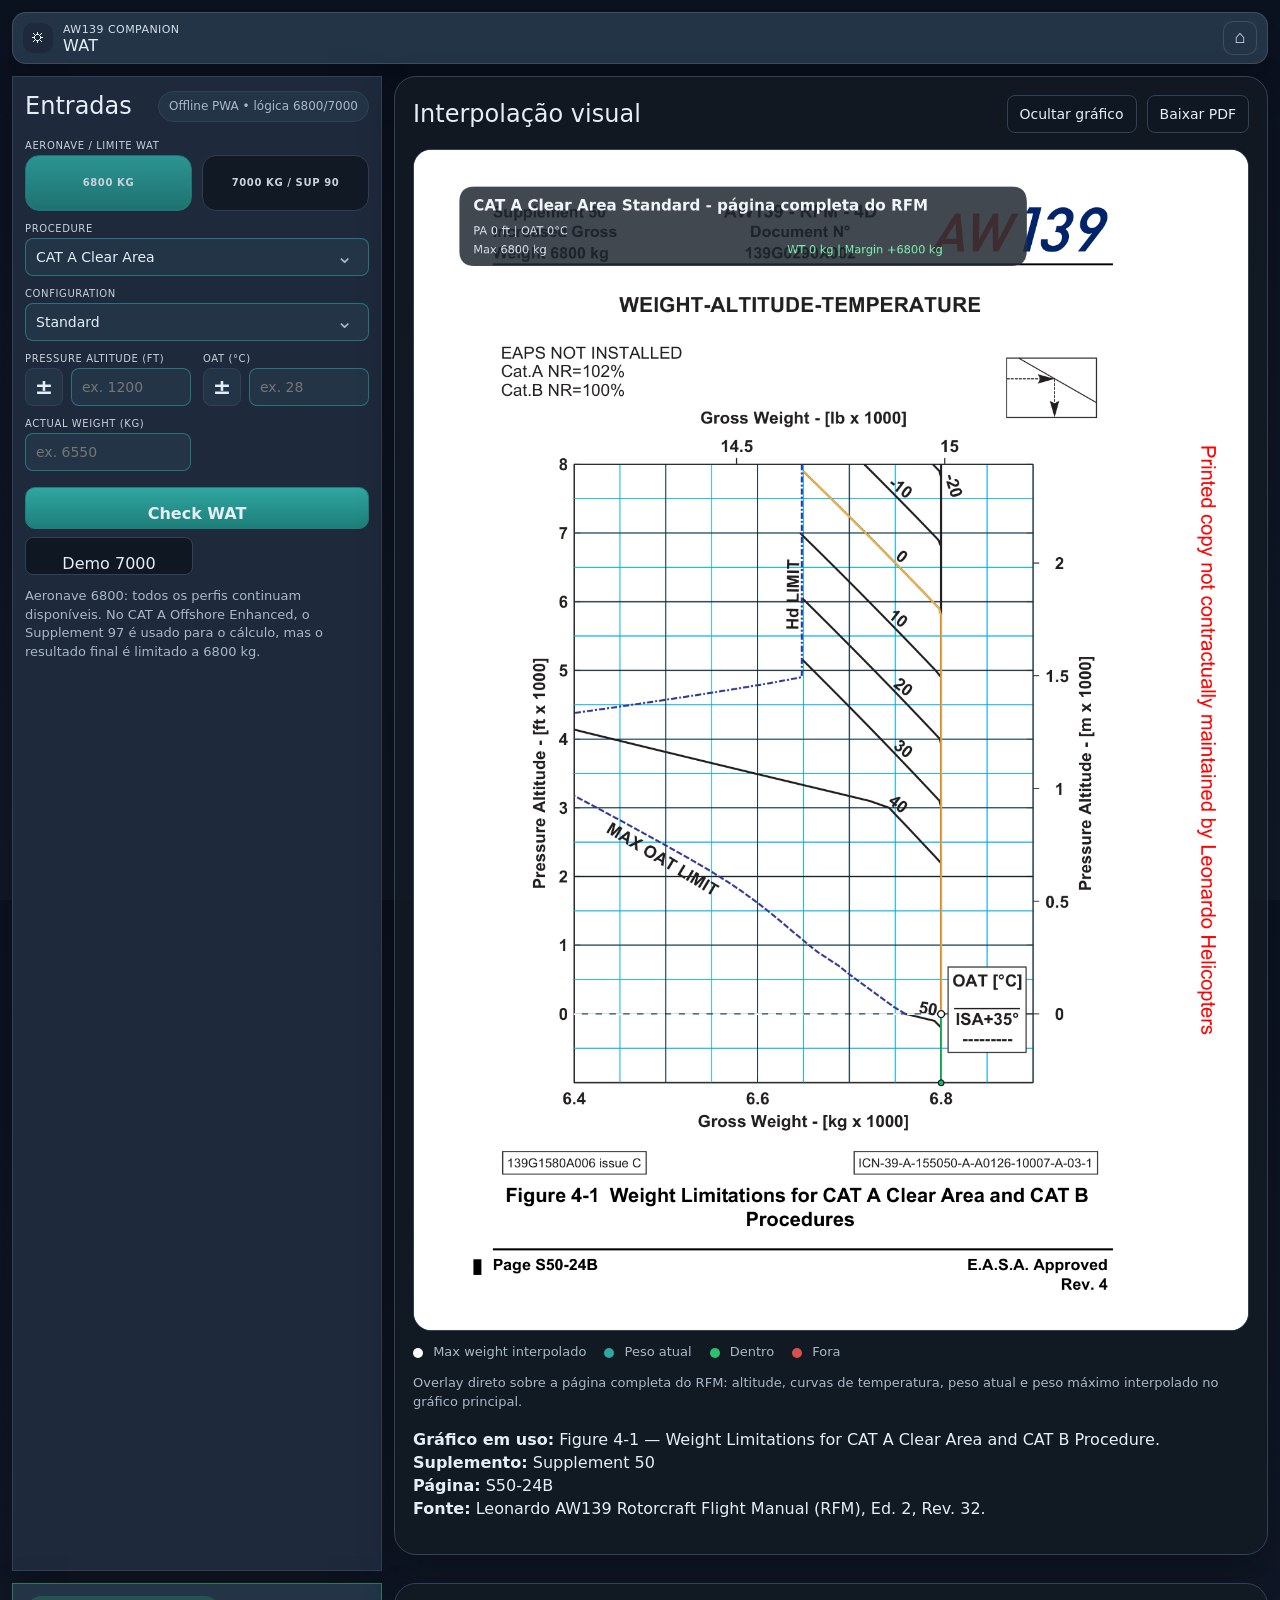
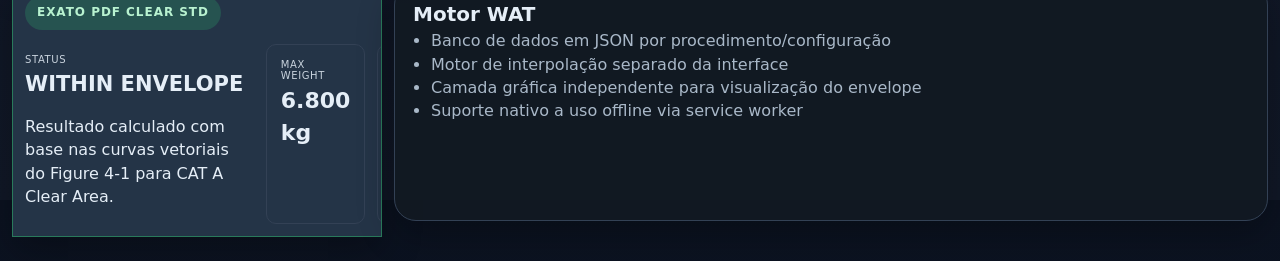
<file: wat/index.html>
<!doctype html>
<html lang="pt-BR">
<head>
  <meta charset="utf-8">
  <meta name="viewport" content="width=device-width, initial-scale=1, viewport-fit=cover">
  <meta name="theme-color" content="#0b0f14">
  <title>AW139 Companion — WAT</title>
  <link rel="manifest" href="manifest.webmanifest">
  <link rel="stylesheet" href="styles.css">
</head>
<body>
  <main class="app-shell">
    <header class="topbar module-topbar">
      <div class="topbar-left">
        <div class="product-tag no-sep">
          <div class="product-icon">⛭</div>
          <div>
            <div class="product-line">AW139 Companion</div>
            <div class="product-sub">WAT</div>
          </div>
        </div>
      </div>
      <div class="topbar-right"></div>
    </header>

    <header class="hero" hidden>
      <div>
        <p class="eyebrow">AW139</p>
        <h1>AW139 WAT Companion</h1>
        <p class="subtitle">Envelope check com roteamento por faixa de peso para AW139 6800 / 7000 + Offshore Enhanced</p>
        <p class="build-version">Build v16.9.1</p>
      </div>
      <button id="installBtn" class="ghost hidden">Instalar</button>
    </header>

    <section class="card form-card">
      <div class="card-title-row">
        <h2>Entradas</h2>
        <span class="pill">Offline PWA • lógica 6800/7000</span>
      </div>

      <div class="grid compact-grid">
        <label class="control-block">
          <span>Aeronave / limite WAT</span>
          <div class="segmented">
            <label class="segment-option">
              <input type="radio" name="aircraftSet" value="6800" checked>
              <span>6800 kg</span>
            </label>
            <label class="segment-option">
              <input type="radio" name="aircraftSet" value="7000">
              <span>7000 kg / Sup 90</span>
            </label>
          </div>
        </label>

        <label class="control-block select-block">
          <span>Procedure</span>
          <div class="select-wrap">
            <select id="procedure" aria-label="Procedure">
              <option value="offshore" selected>CAT A Offshore Helideck</option>
              <option value="enhanced">CAT A Offshore Enhanced</option>
              <option value="clear">CAT A Clear Area</option>
              <option value="catb">CAT B</option>
              <option value="confined">CAT A Confined Area</option>
            </select>
          </div>
        </label>

        <label class="control-block select-block">
          <span>Configuration</span>
          <div class="select-wrap">
            <select id="configuration" aria-label="Configuration">
              <option value="standard" selected>Standard</option>
              <option value="eaps_off">EAPS OFF</option>
              <option value="eaps_on">EAPS ON</option>
              <option value="ibf">IBF Installed</option>
            </select>
          </div>
        </label>

        <label class="field-half compact-field">
          <span>Pressure Altitude (ft)</span>
          <div class="input-with-toggle">
            <button id="paNegativeBtn" type="button" class="sign-toggle" aria-label="Alternar sinal da altitude pressão">±</button>
            <input id="pressureAltitude" type="text" inputmode="numeric" enterkeyhint="next" autocomplete="off" placeholder="ex. 1200">
          </div>
        </label>

        <label class="field-half compact-field narrow-field">
          <span>OAT (°C)</span>
          <div class="input-with-toggle">
            <button id="oatNegativeBtn" type="button" class="sign-toggle" aria-label="Alternar sinal da temperatura">±</button>
            <input id="oat" type="text" inputmode="numeric" enterkeyhint="next" autocomplete="off" placeholder="ex. 28" maxlength="3">
          </div>
        </label>

        <label class="field-half compact-field">
          <span>Actual Weight (kg)</span>
          <input id="actualWeight" type="text" inputmode="numeric" enterkeyhint="next" autocomplete="off" placeholder="ex. 6550">
        </label>

        <label id="headwindWrap" class="field-half compact-field narrow-field">
          <span>Headwind Component (kt)</span>
          <input id="headwind" type="text" inputmode="numeric" enterkeyhint="done" autocomplete="off" placeholder="ex. 15">
        </label>
      </div>

      <div class="action-row">
        <button id="runBtn" class="primary">Check WAT</button>
        <button id="demoBtn" class="ghost">Demo 7000</button>
      </div>
      <p id="formHint" class="hint">Aeronave 7000: até 6800 kg o app usa a base 6800 em todos os perfis. Acima de 6800 kg, somente CAT A Clear Area e CAT B migram para o Supp 90.</p>
    </section>

    <section id="statusCard" class="card status neutral">
      <div class="status-badge">AGUARDANDO DADOS</div>
      <div class="status-main">
        <div>
          <p class="label">Status</p>
          <h2 id="statusTitle">Envelope WAT</h2>
          <p id="statusText">Preencha os campos e execute o cálculo.</p>
        </div>
        <div class="metrics">
          <div class="metric">
            <span class="label">Max Weight</span>
            <strong id="maxWeight">—</strong>
          </div>
          <div class="metric">
            <span class="label">Margin</span>
            <strong id="margin">—</strong>
          </div>
        </div>
      </div>
    </section>

    <section class="card">
      <div class="card-title-row">
        <h2>Interpolação visual</h2>
        <div class="toolbar-row">
          <button id="toggleChart" class="ghost small">Ocultar gráfico</button>
          <button id="exportPdfBtn" class="ghost small">Compartilhar / Baixar PDF</button>
        </div>
      </div>
      <div id="chartPanel" class="chart-panel">
        <div class="chart-stage">
          <img id="chartBaseImage" src="docs/page-07.png" alt="Página completa do gráfico WAT">
          <canvas id="chartCanvas" width="900" height="1137" aria-label="Visual interpolation chart"></canvas>
        </div>
        <div class="legend">
          <span><i class="dot white"></i> Max weight interpolado</span>
          <span><i class="dot blue"></i> Peso atual</span>
          <span><i class="dot green"></i> Dentro</span>
          <span><i class="dot red"></i> Fora</span>
        </div>
        <p id="chartHint" class="hint">Overlay direto sobre a página completa do RFM: altitude, curvas de temperatura, peso atual, ponto sem vento e resultado final com headwind.</p>
        <p id="chartReference" class="chart-reference"><strong>Gráfico em uso:</strong> Figure 4-7 — Weight Limitations for CAT A Offshore Helideck Procedure.<br><strong>Suplemento:</strong> Supplement 50<br><strong>Página:</strong> S50-30<br><strong>Fonte:</strong> Leonardo AW139 Rotorcraft Flight Manual (RFM), Ed. 2, Rev. 32.</p>
      </div>
    </section>

    <section class="card compact">
      <h2>Motor WAT</h2>
      <ul class="clean-list">
        <li>Banco de dados em JSON por procedimento/configuração</li>
        <li>Motor de interpolação separado da interface</li>
        <li>Camada gráfica independente para visualização do envelope</li>
        <li>Suporte nativo a uso offline via service worker</li>
      </ul>
    </section>
  </main>

  <script src="app.js?v=v16_9_7-offshore-label-fix" defer></script>
  <script src="../shared/module-bridge.js"></script>
</body>
</html>
</file>
<file: cata/styles.css>
:root {
  --bg: #0B1220;
  --panel: #1E293B;
  --panel-2: #243447;
  --shell: #0B1220;
  --shell-2: #111827;
  --text: #E5EEF7;
  --muted: #A9B8C8;
  --soft: #8FA1B2;
  --line: rgba(255,255,255,.12);
  --accent: #2FA7A0;
  --accent-2: #46C2BA;
  --ok: #62FF9C;
  --bad: #FF4040;
  --warn: #D9A441;
  --card-shadow: 0 18px 40px rgba(0,0,0,.28);
}
*{box-sizing:border-box}
html,body{height:100%}
body{margin:0;font-family:Inter,-apple-system,BlinkMacSystemFont,"Segoe UI",Roboto,Helvetica,Arial,sans-serif;background:linear-gradient(180deg,var(--shell) 0%,var(--shell-2) 100%);color:var(--text)}
button,input,select{font:inherit}
.cockpit-shell{min-height:100%;display:grid;grid-template-rows:auto 1fr;gap:12px;padding:12px}
.topbar{display:grid;grid-template-columns:1fr auto;gap:12px;align-items:center;background:#243447;border:1px solid var(--line);border-radius:18px;padding:10px 12px;box-shadow:var(--card-shadow)}
.topbar-left,.topbar-right{display:flex;align-items:center;gap:10px}
.nav-btn{display:grid;place-items:center;width:44px;height:44px;border-radius:12px;border:1px solid rgba(255,255,255,.1);background:#202b35;color:var(--text);text-decoration:none;cursor:pointer;font-size:20px;font-weight:800}
.ghost-btn{background:#243447;color:var(--text);border:1px solid rgba(255,255,255,.12)}
.product-tag{display:flex;align-items:center;gap:10px;padding-left:10px;border-left:1px solid rgba(255,255,255,.12)}
.product-tag.no-sep{border-left:0;padding-left:0}
.product-icon{width:38px;height:38px;border-radius:12px;display:grid;place-items:center;background:#243447;color:#E5EEF7;font-size:20px}
.product-line{font-size:13px;letter-spacing:.04em;color:#E5EEF7;opacity:.92;text-transform:uppercase}
.product-sub{font-size:20px;line-height:1.05;font-weight:300;letter-spacing:.02em}
.workspace{min-height:0;display:grid;grid-template-columns:370px 1fr;gap:12px;align-items:start}
.sidebar{display:flex;flex-direction:column;gap:12px;min-height:0;transition:width .2s ease, transform .2s ease, opacity .2s ease}
.panel{background:#1E293B;border:1px solid rgba(255,255,255,.12);border-radius:0;box-shadow:var(--card-shadow);padding:12px}
.entry-panel{background:#1E293B}
.result-panel{background:#243447}
.panel-title-row{display:flex;align-items:flex-start;justify-content:space-between;gap:10px;margin-bottom:14px}
.panel-title-row.compact{align-items:center}
.panel-kicker{font-size:12px;letter-spacing:.08em;text-transform:uppercase;color:#E5EEF7;opacity:.85}
.panel h1,.panel h2{margin:6px 0 0;font-weight:300;letter-spacing:.01em}
.panel h1{font-size:26px;line-height:1.06}
.panel h2{font-size:24px;line-height:1.1}
.section-label{margin:12px 0 6px;font-size:10px;letter-spacing:.08em;text-transform:uppercase;color:#eef6fd;opacity:.82}
.form-grid{display:grid;gap:8px;margin-bottom:8px}
.form-grid-2{grid-template-columns:1fr 1fr}
.field{display:flex;flex-direction:column;gap:4px;min-width:0}
.field.full-span{grid-column:1 / -1}
.field span{font-size:10px;letter-spacing:.06em;text-transform:uppercase;color:#E5EEF7;opacity:.86;line-height:1.1}
.field input,.field select{height:38px;min-width:0;width:100%;border-radius:8px;border:1px solid rgba(47,167,160,.55);background:#243447;color:var(--text);padding:0 10px;outline:none;font-size:14px}
.field input:focus,.field select:focus{border-color:var(--accent-2);box-shadow:0 0 0 3px rgba(47,167,160,.18)}
.input-with-toggle{display:flex;align-items:center;gap:8px;width:100%}
.input-with-toggle input{flex:1 1 auto;min-width:0}
.sign-toggle{width:38px;height:38px;border:1px solid rgba(255,255,255,.14);border-radius:8px;background:#243447;color:var(--text);font-size:22px;line-height:1;display:grid;place-items:center;cursor:pointer;padding:0;flex:0 0 38px}
.sign-toggle:focus-visible,.sign-toggle:hover{border-color:var(--accent-2);box-shadow:0 0 0 3px rgba(47,167,160,.12)}
.action-row{display:grid;grid-template-columns:1fr 1fr;gap:8px;margin-top:10px}
.action-row .run-btn{grid-column:1 / -1}
.run-btn{height:42px;border-radius:10px;border:0;background:linear-gradient(180deg,var(--accent-2),var(--accent));color:#fff;font-weight:800;letter-spacing:.02em;cursor:pointer}
.action-row .ghost-btn{height:38px;border-radius:8px;cursor:pointer}
.helper{margin:10px 0 0;color:#E5EEF7;opacity:.78;font-size:12px;line-height:1.35}
.result-grid{display:grid;grid-template-columns:1fr 1fr;gap:8px}
.result-box{background:#243447;border:1px solid rgba(255,255,255,.12);padding:10px;min-height:102px;border-radius:10px}
.result-box.ok{background:linear-gradient(180deg, rgba(98,255,156,.20), rgba(22,56,40,.92));border-color:rgba(98,255,156,.74);box-shadow:0 0 0 1px rgba(98,255,156,.24), 0 0 24px rgba(98,255,156,.18)}
.result-box.bad{background:linear-gradient(180deg, rgba(255,64,64,.20), rgba(58,27,27,.92));border-color:rgba(255,64,64,.76);box-shadow:0 0 0 1px rgba(255,64,64,.26), 0 0 24px rgba(255,64,64,.18)}

.result-label{font-size:12px;letter-spacing:.08em;text-transform:uppercase;color:#A9B8C8}
.result-value{font-size:32px;font-weight:300;line-height:1.05;margin-top:8px}
.result-sub{margin-top:6px;color:#A9B8C8;font-size:12px;min-height:28px}
.result-band{margin-top:8px;padding:10px;background:#243447;border-left:4px solid var(--accent);font-size:13px;border-radius:10px}
.mini-row{margin-top:12px;display:flex;align-items:center;justify-content:flex-start;gap:10px}
.mini-row h3{margin:0;font-size:14px;letter-spacing:.06em;text-transform:uppercase;font-weight:700}
.mini-chips{display:flex;gap:8px;flex-wrap:wrap}
.mini-chip,.status-chip{display:inline-flex;align-items:center;justify-content:center;padding:9px 12px;font-size:12px;font-weight:900;letter-spacing:.03em;border-radius:999px;border:1px solid rgba(255,255,255,.12);background:#25303a;color:#e9f0f6}
.status-chip.ok,.mini-chip.ok{background:linear-gradient(180deg, rgba(98,255,156,.28), rgba(22,56,40,.92));border-color:rgba(98,255,156,.72);color:#effff5;box-shadow:0 0 0 1px rgba(98,255,156,.24), 0 0 22px rgba(98,255,156,.18)}
.status-chip.bad,.mini-chip.bad{background:linear-gradient(180deg, rgba(255,64,64,.28), rgba(58,27,27,.92));border-color:rgba(255,64,64,.74);color:#fff0f0;box-shadow:0 0 0 1px rgba(255,64,64,.24), 0 0 22px rgba(255,64,64,.2)}
.status-chip.warn{background:rgba(217,164,65,.16);border-color:rgba(217,164,65,.4);color:#f4e0b2}
.decision-table{width:100%;border-collapse:collapse;margin-top:10px;background:#243447;border-radius:12px;overflow:hidden}
.decision-table th,.decision-table td{padding:10px;border-bottom:1px solid rgba(255,255,255,.1);text-align:left}
.decision-table thead th{font-size:12px;letter-spacing:.08em;text-transform:uppercase;color:#A9B8C8;background:#243447}
.muted-cell{color:#A9B8C8;opacity:.76}
.td-ok{color:#eafff1;font-weight:900;background:rgba(98,255,156,.18);box-shadow:inset 0 0 0 1px rgba(98,255,156,.36);border-radius:8px}
.td-bad{color:#fff1f1;font-weight:900;background:rgba(255,64,64,.18);box-shadow:inset 0 0 0 1px rgba(255,64,64,.36);border-radius:8px}
.result-panel.result-ok{box-shadow:0 0 0 1px rgba(98,255,156,.55), 0 0 26px rgba(98,255,156,.18), var(--card-shadow)}
.result-panel.result-bad{box-shadow:0 0 0 1px rgba(255,64,64,.58), 0 0 26px rgba(255,64,64,.18), var(--card-shadow)}
.viewer-pane{min-width:0;display:flex;flex-direction:column;gap:0;background:#111827;border:1px solid rgba(255,255,255,.12);box-shadow:var(--card-shadow);position:relative;align-self:start}
.viewer-header{display:flex;align-items:center;justify-content:space-between;gap:10px;padding:14px;background:#243447;color:#E5EEF7;border-bottom:1px solid rgba(255,255,255,.08)}
.viewer-title{font-size:18px;line-height:1.1;font-weight:400}
.viewer-tabs{display:flex;gap:8px;flex-wrap:wrap}
.viewer-tab{height:40px;padding:0 14px;border-radius:10px;border:1px solid rgba(255,255,255,.12);background:#1a242d;color:#E5EEF7;cursor:pointer}
.viewer-tab.active{background:#2FA7A0;color:#fff;border-color:#2FA7A0}
.viewer-stage{position:relative;min-height:0;background:#111827;overflow:hidden;display:block;line-height:0;flex:none;align-self:start}
.viz-preview-canvas{display:block;width:100%;height:auto;background:#111827;vertical-align:top;cursor:zoom-in;margin:0}
.viz-frame{position:absolute;left:-10000px;top:0;width:1px;height:1px;visibility:hidden;pointer-events:none;border:0}
.viz-frame.active{display:block}
.viewer-pane.viz-fullscreen{position:fixed;inset:0;z-index:999;background:#111827}
body.fullscreen-body{overflow:hidden}
.viewer-placeholder{position:absolute;inset:0;display:grid;place-items:center;text-align:center;padding:28px;background:linear-gradient(180deg,#0b1219 0%,#000 100%);color:#E5EEF7;z-index:2}
.viewer-placeholder[hidden]{display:none}
.placeholder-title{font-size:24px;font-weight:300;margin-bottom:8px}
.placeholder-sub{max-width:420px;color:#9eb0c1;line-height:1.5}
.viewer-pane.is-empty .viewer-tab.active{background:#1a242d;border-color:rgba(255,255,255,.12)}

.viewer-meta{display:grid;grid-template-columns:1fr;gap:10px;padding:12px 14px;background:#16212d;border-top:1px solid rgba(255,255,255,.08);margin-top:0}
.viewer-meta[hidden]{display:none!important}
.viewer-meta-block{display:grid;gap:8px}
.viewer-meta-title{font-size:11px;letter-spacing:.08em;text-transform:uppercase;color:#E5EEF7;opacity:.8}
.viz-legend{display:flex;flex-wrap:wrap;gap:8px 10px}
.viz-legend-item{display:inline-flex;align-items:center;gap:8px;padding:7px 10px;border-radius:999px;background:#1E293B;border:1px solid rgba(255,255,255,.08);color:#E5EEF7;font-size:12px;line-height:1.15}
.viz-swatch{width:10px;height:10px;border-radius:999px;display:inline-block;box-shadow:0 0 0 1px rgba(255,255,255,.15) inset}
.viz-facts{display:grid;grid-template-columns:repeat(2,minmax(0,1fr));gap:8px}
.viz-fact{background:#1E293B;border:1px solid rgba(255,255,255,.08);border-radius:10px;padding:8px 10px;min-width:0}
.viz-fact-label{display:block;font-size:10px;letter-spacing:.08em;text-transform:uppercase;color:#A9B8C8;margin-bottom:4px}
.viz-fact-value{display:block;font-size:13px;line-height:1.3;color:#E5EEF7;word-break:break-word}

.sidebar-collapsed .workspace{grid-template-columns:1fr}
.sidebar-collapsed .sidebar{display:none}
@media (max-width: 1180px){
  .workspace{grid-template-columns:minmax(340px, 40%) 1fr}
  .panel h1{font-size:24px}
}
@media (max-width: 900px){
  .workspace{grid-template-columns:minmax(320px, 40%) 1fr}
  .viewer-pane{min-height:72vh}
}
@media (max-width: 640px){
  .workspace{grid-template-columns:1fr;grid-template-areas:"sidebar" "viewer"}
  .sidebar{grid-area:sidebar}
  .viewer-pane{grid-area:viewer;min-height:0}
  .cockpit-shell{padding:8px;gap:8px}
  .topbar{padding:10px 12px;border-radius:14px}
  .product-sub{font-size:18px}
  .panel{padding:12px}
  .panel h1{font-size:24px}
  .panel h2{font-size:22px}
  .form-grid-2{grid-template-columns:1fr 1fr}
  .result-grid{grid-template-columns:1fr 1fr}
  .action-row{grid-template-columns:1fr 1fr}
  .action-row .run-btn{grid-column:1 / -1}
  .viewer-header{padding:12px}
  .viewer-title{font-size:18px}
  .viewer-tabs{width:auto}
  .viewer-tab{height:40px;border-radius:10px}
  .viz-facts{grid-template-columns:repeat(2,minmax(0,1fr))}
}


.chart-fullscreen-overlay{position:fixed;inset:0;z-index:1000;background:#02060d;display:grid;grid-template-rows:auto 1fr}.chart-fullscreen-overlay[hidden]{display:none!important}.chart-fullscreen-top{display:flex;justify-content:flex-end;padding:10px 12px}.chart-fullscreen-close{width:42px;height:42px;border-radius:999px;border:1px solid rgba(255,255,255,.18);background:rgba(15,23,32,.86);color:#fff;font-size:22px;cursor:pointer}.chart-fullscreen-viewport{position:relative;overflow:hidden;touch-action:none}.chart-fullscreen-canvas{position:absolute;left:0;top:0;transform-origin:0 0;box-shadow:0 18px 40px rgba(0,0,0,.35)}
.is-hidden-field{display:none!important}.module-open-row{display:grid;grid-template-columns:repeat(3,minmax(0,1fr));gap:8px;margin-top:8px}.module-open-row .ghost-btn{height:38px;border-radius:8px;cursor:pointer}.full-span-mobile{grid-column:auto}@media (max-width: 640px){.module-open-row{grid-template-columns:repeat(3,minmax(0,1fr))}.module-open-row .ghost-btn{font-size:12px;padding:0 6px}}
</file>
<file: wat/styles.css>
:root {
  --bg: #0B1220;
  --panel: #1E293B;
  --panel-2: #243447;
  --line: #334155;
  --text: #E5EEF7;
  --muted: #A9B8C8;
  --green: #2FBF71;
  --red: #D94F4F;
  --blue: #2FA7A0;
  --amber: #D9A441;
  --shadow: 0 14px 36px rgba(0,0,0,.28);
}
* { box-sizing: border-box; }
body {
  margin: 0;
  background: linear-gradient(180deg, #0B1220 0%, #111827 100%);
  color: var(--text);
  font: 16px/1.45 Inter, system-ui, -apple-system, Segoe UI, Roboto, sans-serif;
}
.app-shell { max-width: 920px; margin: 0 auto; padding: 22px 16px 44px; }
.hero, .card { background: rgba(18,25,34,.92); border: 1px solid var(--line); border-radius: 22px; box-shadow: var(--shadow); }
.hero { display:flex; justify-content:space-between; align-items:flex-start; gap:16px; padding:22px; margin-bottom:16px; }
.eyebrow { margin:0 0 4px; color: var(--amber); text-transform:uppercase; letter-spacing:.12em; font-size:12px; }
h1 { margin:0; font-size:34px; line-height:1.05; }
.subtitle { margin:8px 0 0; color: var(--muted); }
.build-version { margin: 8px 0 0; color: var(--amber); font-size: 12px; letter-spacing: .08em; text-transform: uppercase; }
.card { padding: 18px; margin-bottom: 16px; }
.card-title-row { display:flex; justify-content:space-between; align-items:center; gap:12px; margin-bottom:16px; }
h2 { margin:0; font-size:20px; }
.pill { background:#0f1722; border:1px solid var(--line); color:var(--muted); border-radius:999px; padding:6px 10px; font-size:12px; }
.grid { display:grid; grid-template-columns: repeat(2, minmax(0, 1fr)); gap:12px; }
.compact-grid { align-items:end; }
.grid label { min-width:0; }
.field-half { grid-column: span 1; }
.control-block { grid-column: 1 / -1; }
label span, .label { display:block; margin-bottom:8px; color:var(--muted); font-size:13px; }
input, select, button {
  width:100%; border-radius:14px; border:1px solid var(--line); background:#0f1722; color:var(--text);
  padding:14px 14px; font:inherit;
}
input, select { min-height: 56px; }
button { cursor:pointer; }
.primary { background: linear-gradient(180deg, #2FA7A0 0%, #1E7E79 100%); border-color:#1E7E79; font-weight:700; }
.ghost { background:#0f1722; }
.small { width:auto; padding:10px 12px; font-size:14px; }
.hidden { display:none !important; }
.action-row { display:flex; gap:12px; margin-top:16px; }
.hint { color: var(--muted); font-size: 13px; margin: 12px 0 0; }
.status { overflow:hidden; }
.status-badge { display:inline-block; padding:8px 12px; border-radius:999px; font-size:12px; font-weight:700; letter-spacing:.08em; background:#203043; }
.status-main { display:flex; justify-content:space-between; gap:16px; align-items:flex-end; margin-top:14px; }
.status h2 { font-size:28px; margin-top:4px; }
.metrics { display:grid; grid-template-columns:1fr 1fr; gap:12px; min-width:260px; }
.metric { background: rgba(11,15,20,.55); border:1px solid var(--line); border-radius:18px; padding:14px; }
.metric strong { font-size:24px; }
.status.within { background: linear-gradient(180deg, rgba(47,191,113,.18), rgba(18,25,34,.92)); border-color: rgba(47,191,113,.5); }
.status.within .status-badge { background: rgba(47,191,113,.22); color:#b8f2d0; }
.status.out { background: linear-gradient(180deg, rgba(217,79,79,.18), rgba(18,25,34,.92)); border-color: rgba(217,79,79,.52); }
.status.out .status-badge { background: rgba(217,79,79,.22); color:#f6bbbb; }
.status.neutral .status-badge { color:#A9B8C8; }
.chart-panel { margin-top: 14px; }
canvas { width:100%; height:auto; display:block; background:#111827; border:1px solid var(--line); border-radius:18px; }
.legend { display:flex; flex-wrap:wrap; gap:12px 18px; color:var(--muted); font-size:13px; margin-top:12px; }
.dot { display:inline-block; width:10px; height:10px; border-radius:999px; margin-right:6px; vertical-align:middle; }
.dot.white { background:#fff; }
.dot.blue { background:var(--blue); }
.dot.green { background:var(--green); }
.dot.red { background:var(--red); }
.clean-list { margin:0; padding-left:18px; color:var(--muted); }
.compact { padding-top:16px; }
.select-wrap { position:relative; }
.select-wrap::after {
  content:'⌄';
  position:absolute;
  right:16px;
  top:50%;
  transform:translateY(-52%);
  color:var(--muted);
  pointer-events:none;
  font-size:20px;
}
select {
  appearance:none;
  -webkit-appearance:none;
  padding-right:42px;
}
.compact-field input {
  min-height: 52px;
  padding: 10px 14px;
  font-size: 18px;
}
.narrow-field input {
  text-align:left;
}
@media (max-width: 720px) {
  .metrics, .status-main { grid-template-columns: 1fr; display:grid; }
  .hero { display:block; }
  h1 { font-size:30px; }
  .card { padding: 16px; }
  .action-row { gap:10px; }
}

.toolbar-row{display:flex;gap:10px;flex-wrap:wrap;justify-content:flex-end;}
.chart-stage{position:relative; border:1px solid var(--line); border-radius:18px; overflow:hidden; background:#111827;}
#chartBaseImage{display:block; width:100%; height:auto;}
#chartCanvas{position:absolute; inset:0; width:100%; height:100%; background:transparent; border:none; border-radius:0; pointer-events:none;}
@media (max-width: 680px){.toolbar-row{width:100%;justify-content:flex-start;margin-top:8px;}}

.input-with-toggle{display:flex;align-items:stretch;gap:8px;}
.input-with-toggle input{flex:1 1 auto;min-width:0;}
.sign-toggle{width:42px;min-width:42px;max-width:42px;min-height:52px;padding:0;border-radius:12px;flex:0 0 42px;font-size:16px;font-weight:700;line-height:1;background:#111a26;}
.sign-toggle:active{transform:translateY(1px);}
@media (max-width: 480px){.sign-toggle{width:38px;min-width:38px;max-width:38px;flex-basis:38px;}}


.segmented{
  display:grid;
  grid-template-columns: repeat(2, minmax(0,1fr));
  gap:10px;
}
.segment-option{
  position:relative;
  display:block;
}
.segment-option input{
  position:absolute;
  opacity:0;
  pointer-events:none;
}
.segment-option span{
  display:flex;
  align-items:center;
  justify-content:center;
  min-height:56px;
  padding:0 14px;
  border-radius:14px;
  border:1px solid var(--line);
  background:#0f1722;
  color:var(--text);
  font-weight:700;
  transition:all .18s ease;
  margin-bottom:0;
}
.segment-option input:checked + span{
  background:linear-gradient(180deg, #2FA7A0 0%, #1E7E79 100%);
  border-color:#1E7E79;
  box-shadow:0 0 0 1px rgba(47,167,160,.18) inset;
}
.segment-option input:focus-visible + span{
  outline:2px solid rgba(47,167,160,.8);
  outline-offset:2px;
}
.segment-option input:disabled + span{
  opacity:.45;
}


html,body{height:100%}
body{min-height:100%}
.app-shell{max-width:none;min-height:100%;margin:0;padding:12px;display:grid;grid-template-columns:370px minmax(0,1fr);grid-template-rows:auto auto auto 1fr;grid-template-areas:"top top" "sidebar viewer" "result viewer" "notes viewer";gap:12px}
.topbar{grid-area:top;display:grid;grid-template-columns:1fr auto;gap:12px;align-items:center;background:#243447;border:1px solid rgba(255,255,255,.12);border-radius:18px;padding:10px 12px;box-shadow:0 18px 40px rgba(0,0,0,.28)}
.topbar-left,.topbar-right{display:flex;align-items:center;gap:10px;flex-wrap:wrap}
.product-tag{display:flex;align-items:center;gap:10px;padding-left:0}.product-icon{width:38px;height:38px;border-radius:12px;display:grid;place-items:center;background:#1E293B;color:#E5EEF7;font-size:20px}.product-line{font-size:13px;letter-spacing:.04em;color:#E5EEF7;opacity:.92;text-transform:uppercase}.product-sub{font-size:20px;line-height:1.05;font-weight:300;letter-spacing:.02em}
.form-card{grid-area:sidebar;margin:0;background:#1E293B;border-radius:0;padding:12px}
#statusCard{grid-area:result;margin:0;background:#243447;border-radius:0;padding:12px}
.hero{display:none}
#visualCard,.viewer-card{grid-area:viewer;margin:0;background:#111827;border-radius:0;display:flex;flex-direction:column;min-height:0}
#notesCard{grid-area:notes;margin:0;background:#1E293B;border-radius:0;padding:12px}
#visualCard .card-title-row,.viewer-card .card-title-row{padding:2px 2px 12px;margin-bottom:0}
#visualCard .chart-panel,.viewer-card .chart-panel{display:block!important;margin-top:0;flex:1;min-height:0}
#visualCard .chart-stage,.viewer-card .chart-stage{height:100%;min-height:0;background:#111827;border-radius:0;display:flex;align-items:flex-start;justify-content:center}
#chartBaseImage{max-width:100%;max-height:100%;width:auto;height:auto;object-fit:contain;object-position:top center}
#visualCard .legend,#visualCard #chartHint,#visualCard #chartReference,.viewer-card .legend,.viewer-card #chartHint,.viewer-card #chartReference{display:none}
.toolbar-row{justify-content:flex-start}
input,select{min-height:38px;height:38px;border-radius:8px;background:#243447;border-color:rgba(47,167,160,.55);padding:0 10px;font-size:14px}
label span,.label{font-size:10px;letter-spacing:.06em;text-transform:uppercase;color:#E5EEF7;opacity:.86;line-height:1.1;margin-bottom:4px}
.small{height:38px;padding:0 12px;border-radius:8px}
.action-row{display:grid;grid-template-columns:1fr 1fr;gap:8px}.action-row .primary{grid-column:1 / -1;height:42px;border-radius:10px}.action-row .ghost{height:38px;border-radius:8px}
.compact-field input{min-height:38px;height:38px;padding:0 10px;font-size:14px}.sign-toggle{height:38px;min-height:38px;width:38px;min-width:38px;max-width:38px;border-radius:8px;background:#243447;font-size:22px}
.card-title-row h2{font-size:24px;font-weight:300}.pill{background:#243447}.status-main{align-items:stretch}.metrics{min-width:0}.metric{border-radius:10px;background:#243447}.status h2{font-size:21px}.metric strong{font-size:22px}.status-badge{font-weight:900}
@media (max-width: 900px){.app-shell{grid-template-columns:360px 1fr}}
@media (max-width: 640px){.app-shell{grid-template-columns:1fr;grid-template-areas:"top" "sidebar" "result" "viewer" "notes";padding:8px}.topbar{padding:10px}.product-sub{font-size:16px}.form-card,#statusCard,#visualCard,#notesCard,.viewer-card{border-radius:0}.form-grid-2,.result-grid,.action-row,.segmented{grid-template-columns:1fr}}
@media (max-width: 640px){input,select{min-height:34px;height:34px;padding:0 9px;font-size:13px;border-radius:7px}.small{height:34px;padding:0 10px;border-radius:7px}.action-row .primary{height:38px;border-radius:8px}.action-row .ghost,.action-row .small{height:34px;border-radius:7px}.compact-field input{min-height:34px;height:34px;padding:0 9px;font-size:13px}.sign-toggle{height:34px;min-height:34px;width:34px;min-width:34px;max-width:34px;border-radius:7px;font-size:20px}.card{padding:10px}.card-title-row{margin-bottom:10px}h2{font-size:18px}label span,.label{font-size:9px;margin-bottom:4px}.product-sub{font-size:15px}}

.module-topbar{padding:8px 10px!important;border-radius:14px!important}.module-topbar .product-icon{width:30px!important;height:30px!important;font-size:16px!important;border-radius:10px!important}.module-topbar .product-line{font-size:11px!important}.module-topbar .product-sub{font-size:16px!important;font-weight:500!important}.module-topbar .topbar-left,.module-topbar .topbar-right{gap:8px!important}.hero[hidden]{display:none!important}
</file>
